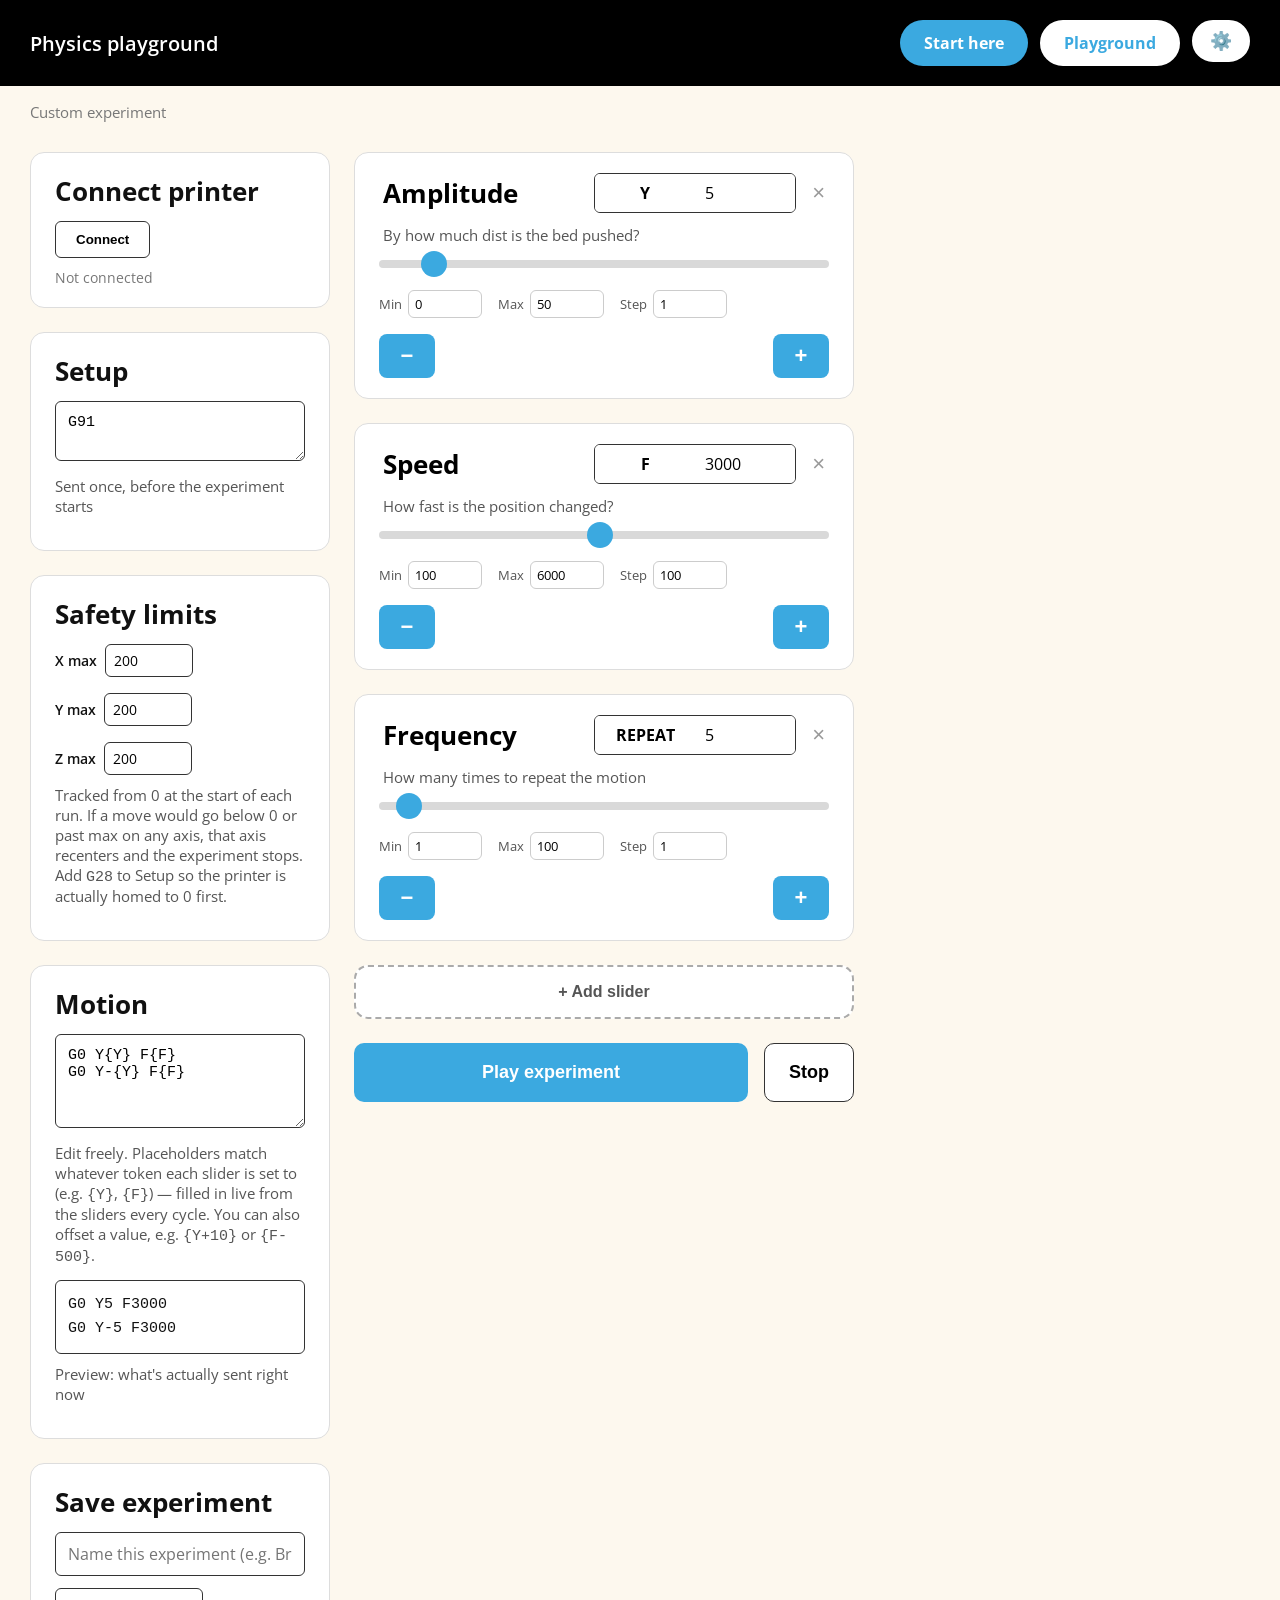
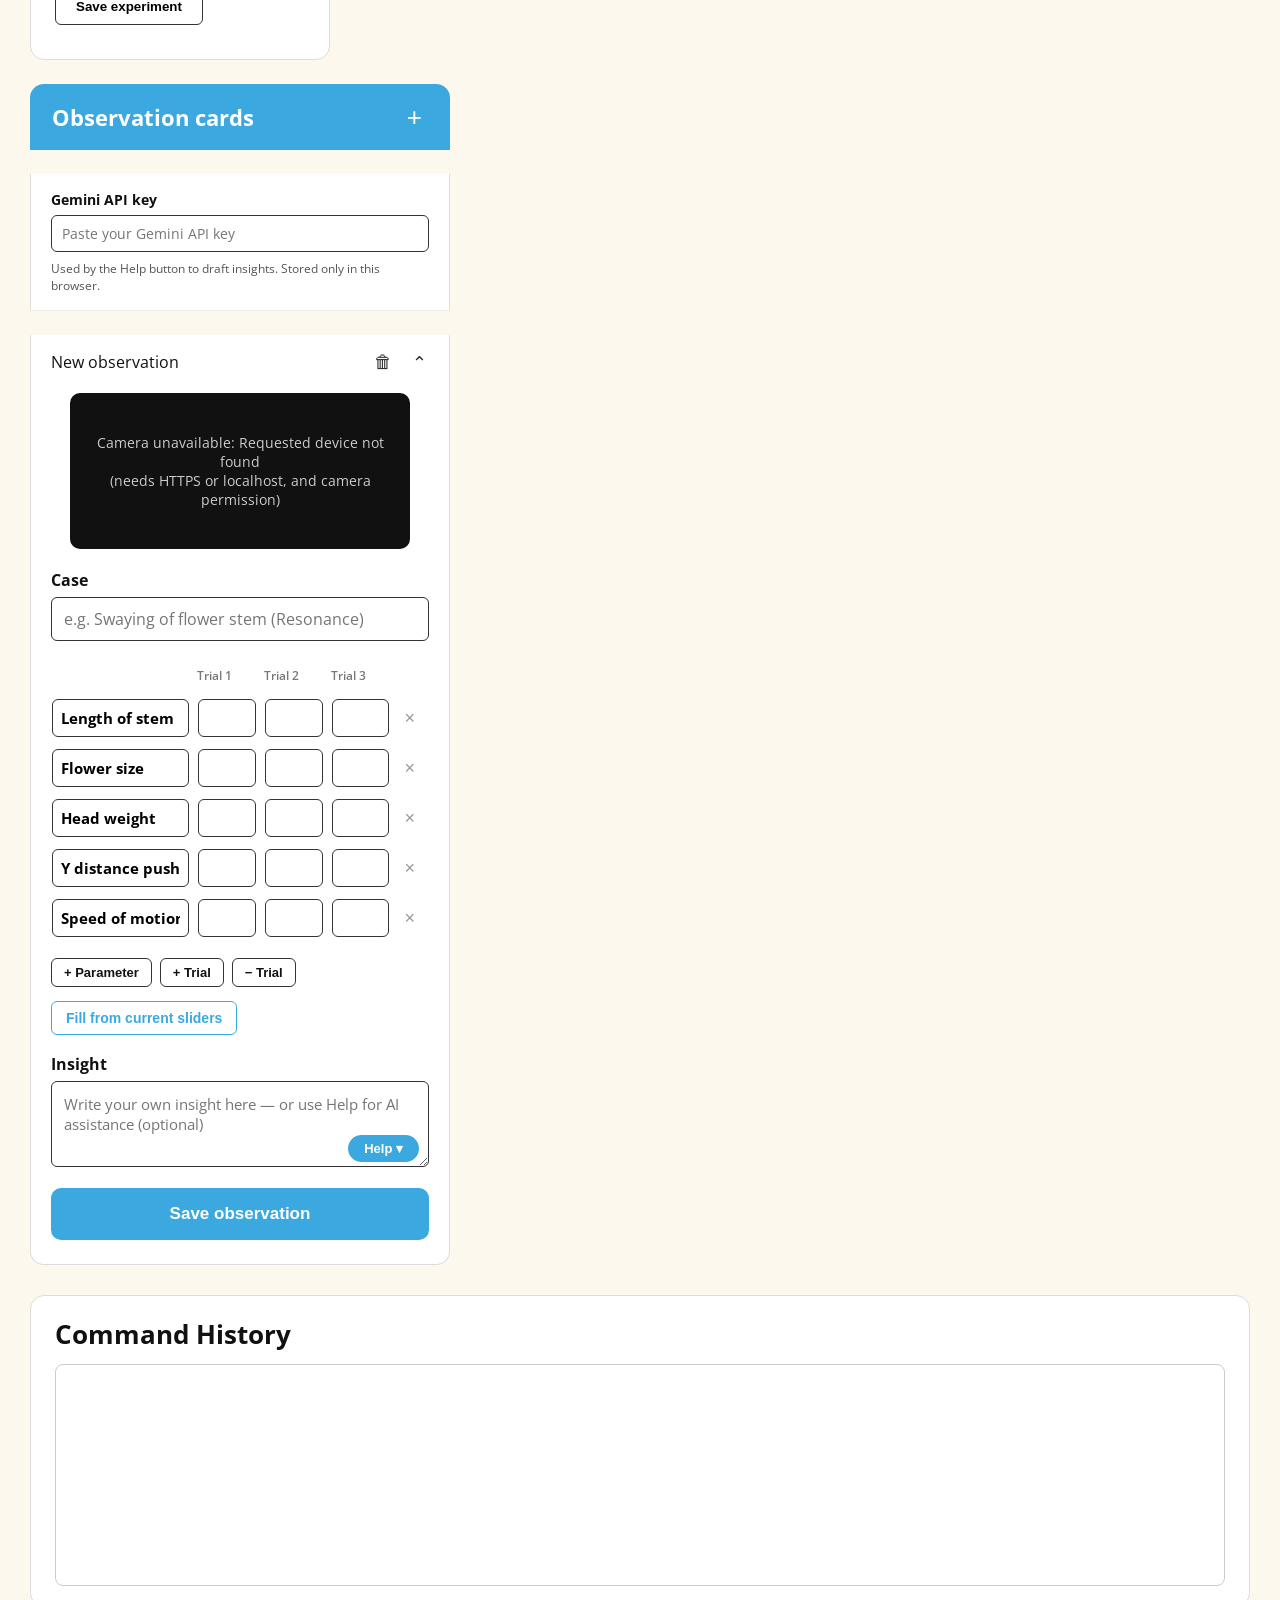
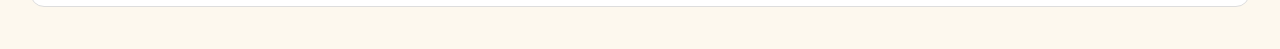
<file: playground (1).html>
<!DOCTYPE html>
<html lang="en">
<head>
    <meta charset="utf-8" />
    <link rel="stylesheet" href="style.css">
    <link rel="preconnect" href="https://fonts.googleapis.com">
    <link rel="preconnect" href="https://fonts.gstatic.com" crossorigin>
    <link href="https://fonts.googleapis.com/css2?family=Open+Sans:wght@300;400;500;600;700&display=swap" rel="stylesheet">
    <title>Physics Playground</title>
    <script>
        // apply saved theme before first paint, so there's no flash of default colors
        (function(){
            try{
                var t = JSON.parse(localStorage.getItem("physicsPlaygroundTheme"));
                if(t){
                    document.documentElement.style.setProperty("--header-color", t.header);
                    document.documentElement.style.setProperty("--accent-color", t.accent);
                }
            }catch(e){}
        })();
    </script>
</head>
<body>

    <header class="topbar">
        <span class="topbar-title">Physics playground</span>
        <nav class="topnav">
            <a href="index.html" class="nav-pill nav-pill-filled">Start here</a>
            <a href="playground.html" class="nav-pill nav-pill-outline">Playground</a>
        </nav>
    </header>

    <div id="templateLabel" class="template-label"></div>

    <div class="grid">

        <!-- LEFT COLUMN -->
        <div class="col left-col">

            <div class="panel">
                <h2>Connect printer</h2>
                <button id="connectButton" class="outline-btn">Connect</button>
                <div id="connectStatus" class="status">Not connected</div>
            </div>

            <div class="panel">
                <h2>Setup</h2>
                <textarea id="setupInput" class="code-box" rows="2">G91</textarea>
                <div class="hint">Sent once, before the experiment starts</div>
            </div>

            <div class="panel">
                <h2>Safety limits</h2>
                <div class="limits-row">
                    <label>X max <input type="number" id="limitX" value="200"></label>
                    <label>Y max <input type="number" id="limitY" value="200"></label>
                    <label>Z max <input type="number" id="limitZ" value="200"></label>
                </div>
                <div class="hint">Tracked from 0 at the start of each run. If a move would go below 0 or past max on any axis, that axis recenters and the experiment stops. Add <code>G28</code> to Setup so the printer is actually homed to 0 first.</div>
            </div>

            <div class="panel">
                <h2>Motion</h2>
                <textarea id="motionInput" class="code-box" rows="4">G0 Y{Y} F{F}
G0 Y-{Y} F{F}</textarea>
                <div class="hint">Edit freely. Placeholders match whatever token each slider is set to (e.g. <code>{Y}</code>, <code>{F}</code>) — filled in live from the sliders every cycle. You can also offset a value, e.g. <code>{Y+10}</code> or <code>{F-500}</code>.</div>
                <div id="motionPreview" class="code-box motion-preview"></div>
                <div class="hint">Preview: what's actually sent right now</div>
            </div>

            <div class="panel">
                <h2>Save experiment</h2>
                <input type="text" id="experimentNameInput" class="case-input" placeholder="Name this experiment (e.g. Bridge sway test)">
                <button type="button" id="saveExperimentBtn" class="outline-btn" style="margin-top:12px;">Save experiment</button>
                <div id="saveExperimentStatus" class="hint"></div>
            </div>

        </div>

        <!-- RIGHT COLUMN -->
        <div class="col right-col">

            <div id="slidersContainer"></div>

            <button id="addSliderButton" type="button" class="add-slider-btn">+ Add slider</button>

            <div class="play-row">
                <button id="playButton" class="play-btn">Play experiment</button>
                <button id="stopButton" class="stop-btn">Stop</button>
            </div>

        </div>

        <!-- OBSERVATION COLUMN -->
        <div class="col obs-col">
            <div class="obs-header">
                <h2>Observation cards</h2>
                <button id="addCardButton" class="add-card-btn" title="Add new card">+</button>
            </div>
            <div class="ai-settings">
                <label for="geminiKey">Gemini API key</label>
                <input type="password" id="geminiKey" placeholder="Paste your Gemini API key">
                <div class="hint">Used by the Help button to draft insights. Stored only in this browser.</div>
            </div>
            <div id="cardsContainer"></div>
        </div>

    </div>

    <div class="panel console-panel">
        <h2>Command History</h2>
        <div id="console"></div>
    </div>

    <script src="theme.js"></script>
    <script src="sketch.js?v=16"></script>
    <script src="observation.js?v=14"></script>
</body>
</html>
</file>
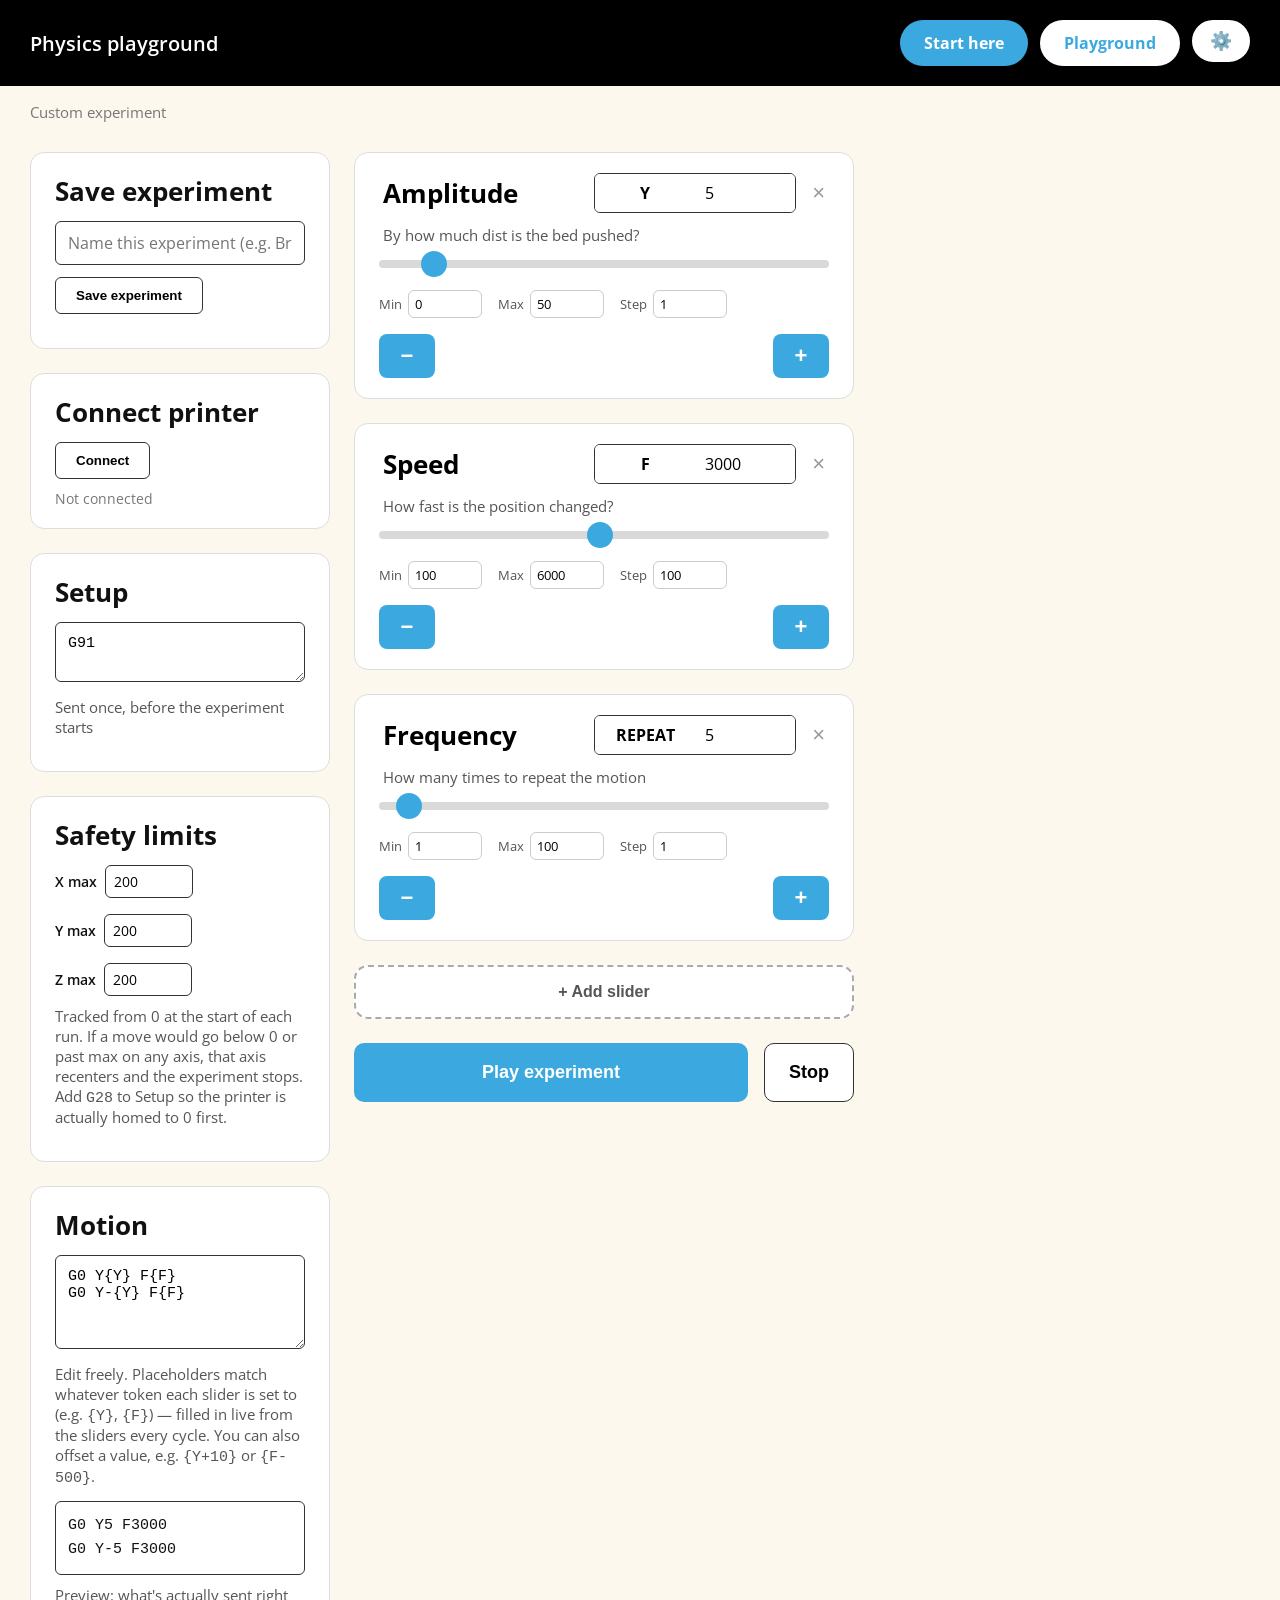
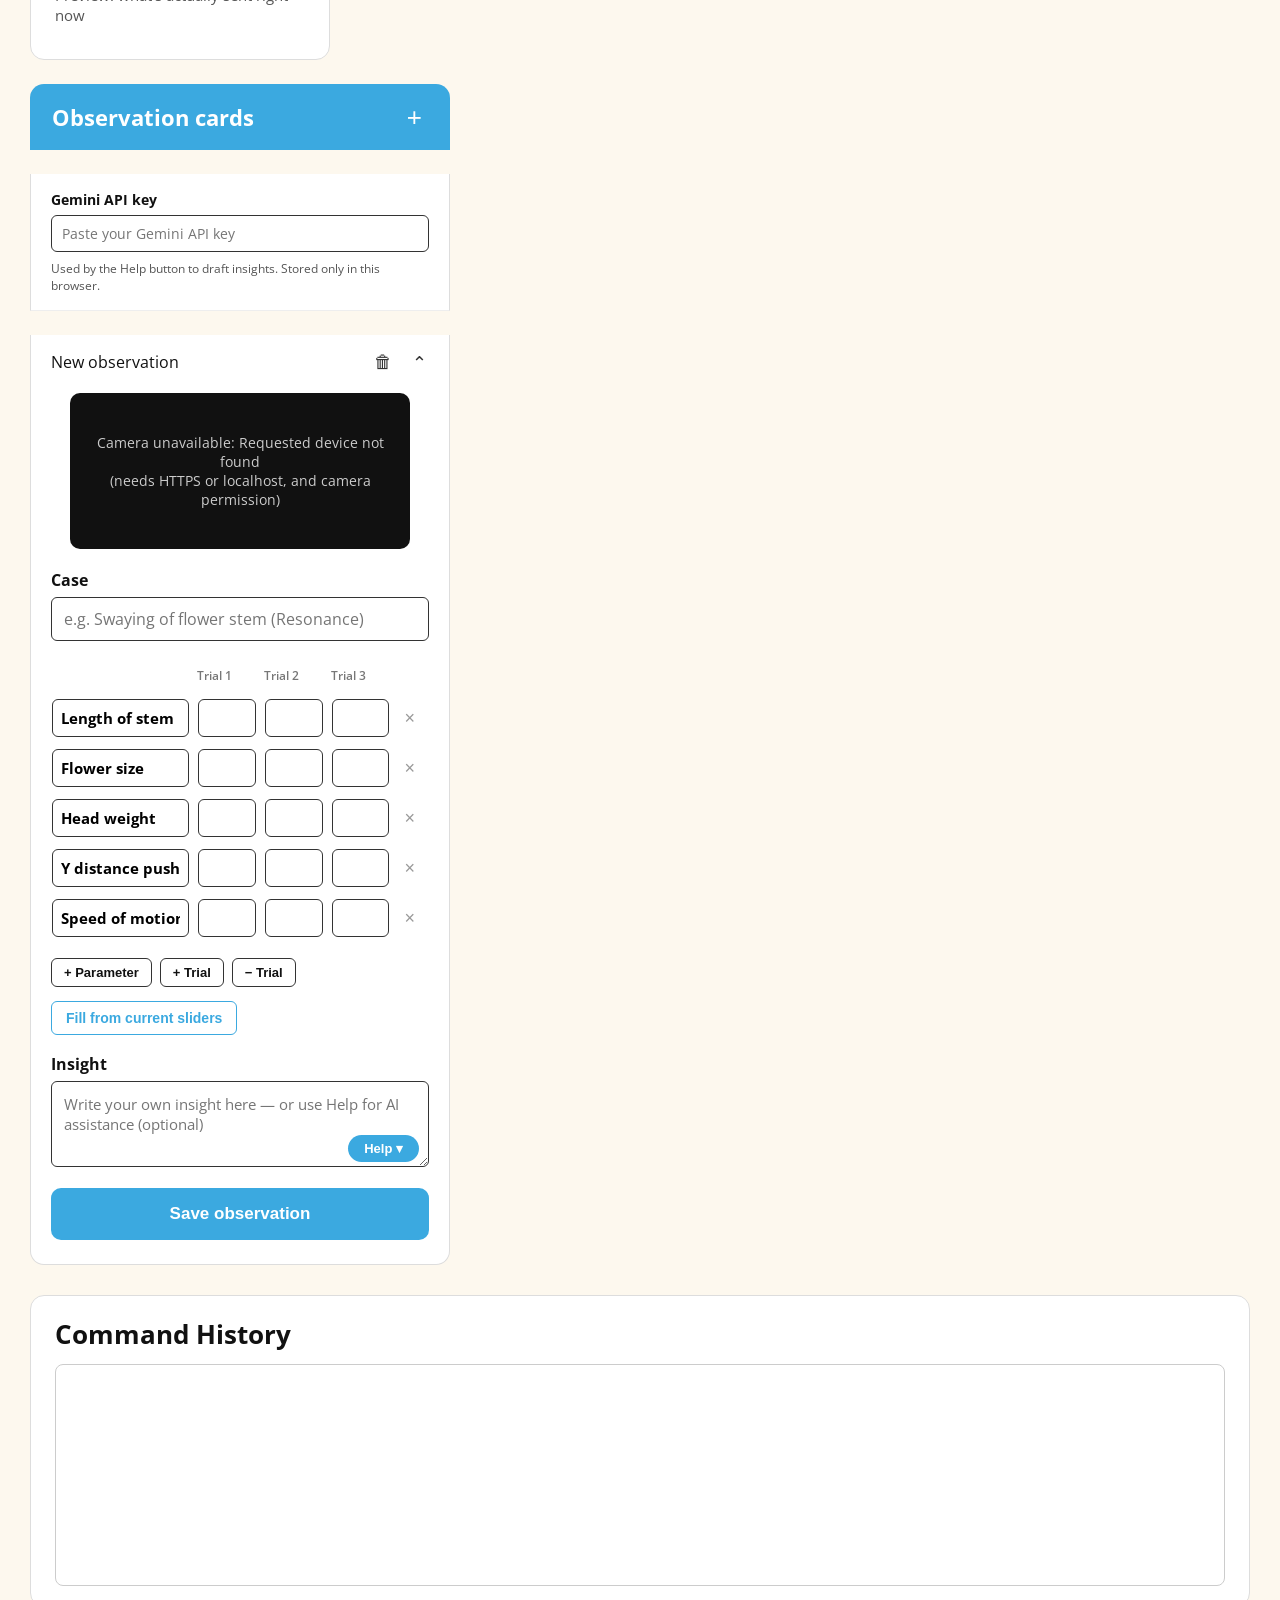
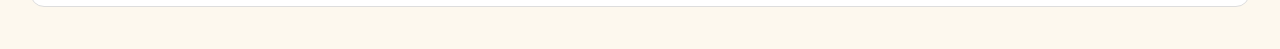
<file: playground.html>
<!DOCTYPE html>
<html lang="en">
<head>
    <meta charset="utf-8" />
    <link rel="stylesheet" href="style.css">
    <link rel="preconnect" href="https://fonts.googleapis.com">
    <link rel="preconnect" href="https://fonts.gstatic.com" crossorigin>
    <link href="https://fonts.googleapis.com/css2?family=Open+Sans:wght@300;400;500;600;700&display=swap" rel="stylesheet">
    <title>Physics Playground</title>
    <script>
        // apply saved theme before first paint, so there's no flash of default colors
        (function(){
            try{
                var t = JSON.parse(localStorage.getItem("physicsPlaygroundTheme"));
                if(t){
                    document.documentElement.style.setProperty("--header-color", t.header);
                    document.documentElement.style.setProperty("--accent-color", t.accent);
                }
            }catch(e){}
        })();
    </script>
</head>
<body>

    <header class="topbar">
        <span class="topbar-title">Physics playground</span>
        <nav class="topnav">
            <a href="index.html" class="nav-pill nav-pill-filled">Start here</a>
            <a href="playground.html" class="nav-pill nav-pill-outline">Playground</a>
        </nav>
    </header>

    <div id="templateLabel" class="template-label"></div>

    <div class="grid">

        <!-- LEFT COLUMN -->
        <div class="col left-col">

            <div class="panel">
                <h2>Save experiment</h2>
                <input type="text" id="experimentNameInput" class="case-input" placeholder="Name this experiment (e.g. Bridge sway test)">
                <button type="button" id="saveExperimentBtn" class="outline-btn" style="margin-top:12px;">Save experiment</button>
                <div class="saved-experiment-display" id="savedExperimentDisplay" style="display:none;">
                </div>
                <div id="saveExperimentStatus" class="hint"></div>
            </div>

            <div class="panel">
                <h2>Connect printer</h2>
                <button id="connectButton" class="outline-btn">Connect</button>
                <div id="connectStatus" class="status">Not connected</div>
            </div>

            <div class="panel">
                <h2>Setup</h2>
                <textarea id="setupInput" class="code-box" rows="2">G91</textarea>
                <div class="hint">Sent once, before the experiment starts</div>
            </div>

            <div class="panel">
                <h2>Safety limits</h2>
                <div class="limits-row">
                    <label>X max <input type="number" id="limitX" value="200"></label>
                    <label>Y max <input type="number" id="limitY" value="200"></label>
                    <label>Z max <input type="number" id="limitZ" value="200"></label>
                </div>
                <div class="hint">Tracked from 0 at the start of each run. If a move would go below 0 or past max on any axis, that axis recenters and the experiment stops. Add <code>G28</code> to Setup so the printer is actually homed to 0 first.</div>
            </div>

            <div class="panel">
                <h2>Motion</h2>
                <textarea id="motionInput" class="code-box" rows="4">G0 Y{Y} F{F}
G0 Y-{Y} F{F}</textarea>
                <div class="hint">Edit freely. Placeholders match whatever token each slider is set to (e.g. <code>{Y}</code>, <code>{F}</code>) — filled in live from the sliders every cycle. You can also offset a value, e.g. <code>{Y+10}</code> or <code>{F-500}</code>.</div>
                <div id="motionPreview" class="code-box motion-preview"></div>
                <div class="hint">Preview: what's actually sent right now</div>
            </div>

        </div>

        <!-- RIGHT COLUMN -->
        <div class="col right-col">

            <div id="slidersContainer"></div>

            <button id="addSliderButton" type="button" class="add-slider-btn">+ Add slider</button>

            <div class="play-row">
                <button id="playButton" class="play-btn">Play experiment</button>
                <button id="stopButton" class="stop-btn">Stop</button>
            </div>

        </div>

        <!-- OBSERVATION COLUMN -->
        <div class="col obs-col">
            <div class="obs-header">
                <h2>Observation cards</h2>
                <button id="addCardButton" class="add-card-btn" title="Add new card">+</button>
            </div>
            <div class="ai-settings">
                <label for="geminiKey">Gemini API key</label>
                <input type="password" id="geminiKey" placeholder="Paste your Gemini API key">
                <div class="hint">Used by the Help button to draft insights. Stored only in this browser.</div>
            </div>
            <div id="cardsContainer"></div>
        </div>

    </div>

    <div class="panel console-panel">
        <h2>Command History</h2>
        <div id="console"></div>
    </div>

    <script src="theme.js"></script>
    <script src="sketch.js?v=17"></script>
    <script src="observation.js?v=14"></script>
</body>
</html>
</file>
<file: style.css>
:root {
    --header-color: #000000;
    --accent-color: #3ba9e0;
}

html, body {
    margin: 0;
    padding: 0;
}

body {
    font-family: "Open Sans", sans-serif;
    background: #fdf8ee;
    color: #111;
}

.topbar {
    background: var(--header-color);
    color: #fff;
    padding: 20px 30px;
    font-size: 20px;
    font-weight: 600;
    display: flex;
    align-items: center;
    justify-content: space-between;
    flex-wrap: wrap;
    gap: 16px;
}

.topnav {
    display: flex;
    gap: 12px;
}

.nav-pill {
    display: inline-block;
    padding: 10px 22px;
    border-radius: 30px;
    font-size: 16px;
    font-weight: 700;
    text-decoration: none;
    cursor: pointer;
    border: 2px solid transparent;
}

.nav-pill-outline {
    background: #fff;
    color: var(--accent-color);
    border-color: #fff;
}

.nav-pill-outline:hover {
    background: #f0f0f0;
}

.nav-pill-filled {
    background: var(--accent-color);
    color: #fff;
}

.nav-pill-filled:hover {
    filter: brightness(0.9);
}

.template-label {
    padding: 16px 30px 0 30px;
    font-size: 15px;
    color: #777;
}

.template-label:empty {
    display: none;
}

.settings-dropdown {
    position: relative;
}

.settings-btn {
    background: #fff;
    color: #111;
    border: 2px solid #fff;
    font-size: 18px;
    padding: 8px 16px;
}

.settings-btn:hover {
    background: #f0f0f0;
}

.settings-menu {
    display: none;
    position: absolute;
    top: calc(100% + 8px);
    right: 0;
    background: #fff;
    border: 1px solid #ddd;
    border-radius: 10px;
    padding: 16px;
    box-shadow: 0 6px 18px rgba(0,0,0,0.15);
    z-index: 20;
    min-width: 200px;
}

.settings-menu.open {
    display: block;
}

.settings-menu-label {
    font-weight: 700;
    font-size: 13px;
    color: #555;
    margin-bottom: 12px;
}

.theme-swatch-row {
    display: flex;
    gap: 10px;
}

.theme-swatch {
    border: 2px solid #ddd;
    border-radius: 8px;
    overflow: hidden;
    display: flex;
    width: 48px;
    height: 34px;
    padding: 0;
    cursor: pointer;
}

.theme-swatch:hover {
    border-color: #999;
}

.swatch-half {
    flex: 1;
}

.topbar-title {
    white-space: nowrap;
}

.page-heading {
    color: #000;
    font-size:28px;
    font-weight: 600;
    padding: 40px 40px 10px 40px;
    margin: 0;
}

.template-grid {
    display: flex;
    gap: 30px;
    padding: 30px 40px 60px 40px;
    flex-wrap: wrap;
    align-items: stretch;
}

.template-card {
    background: #fff;
    border: 1px solid #ddd;
    border-radius: 16px;
    padding: 30px;
    width: 340px;
    display: flex;
    flex-direction: column;
    position: relative;
}

.delete-experiment-btn {
    position: absolute;
    top: 16px;
    right: 16px;
    background: none;
    border: none;
    color: #999;
    font-size: 22px;
    cursor: pointer;
    line-height: 1;
    padding: 2px 6px;
}

.delete-experiment-btn:hover {
    color: #d33;
}

.template-art-placeholder {
    display: flex;
    align-items: center;
    justify-content: center;
}

.placeholder-icon {
    font-size: 48px;
}

.template-card h2 {
    margin: 0 0 8px 0;
    font-size: 26px;
    font-weight: 700;
}

.template-desc {
    color: #555;
    margin: 0 0 20px 0;
    font-size: 15px;
}

.template-art {
    background: #fafafa;
    border-radius: 10px;
    overflow: hidden;
    margin-bottom: 24px;
    aspect-ratio: 4 / 3;
}

.template-art svg,
.template-art img {
    width: 100%;
    height: 100%;
    display: block;
    object-fit: contain;
}

.template-play-btn {
    display: block;
    text-align: center;
    text-decoration: none;
    background: var(--accent-color);
    color: #fff;
    border-radius: 10px;
    padding: 16px;
    font-size: 17px;
    font-weight: 700;
    margin-top: auto;
}

.template-play-btn:hover {
    filter: brightness(0.9);
}

.template-card-blank {
    align-items: center;
    justify-content: center;
    text-align: center;
    min-height: 260px;
}

.template-card-blank h2 {
    font-size: 22px;
}

.template-blank-plus {
    display: flex;
    align-items: center;
    justify-content: center;
    text-decoration: none;
    color: #111;
    font-size: 56px;
    font-weight: 700;
    width: 80px;
    height: 80px;
    margin-top: 30px;
}

.template-blank-plus:hover {
    color: #3ba9e0;
}

.grid {
    display: flex;
    gap: 24px;
    padding: 30px;
    align-items: flex-start;
    flex-wrap: wrap;
}

.col {
    display: flex;
    flex-direction: column;
    gap: 24px;
}

#slidersContainer {
    display: flex;
    flex-direction: column;
    gap: 24px;
}

.left-col {
    width: 300px;
}

.right-col {
    width: 500px;
}

.panel {
    border: 1px solid #ddd;
    border-radius: 14px;
    padding: 20px 24px;
    background: #fff;
}

.panel h2 {
    margin: 0 0 12px 0;
    font-size: 26px;
    font-weight: 700;
}

.panel-header {
    display: flex;
    align-items: center;
    justify-content: space-between;
    gap: 12px;
}

.panel-header h2 {
    margin: 0;
}

.slider-title-input {
    border: none;
    background: transparent;
    font-size: 26px;
    font-weight: 700;
    font-family: inherit;
    flex: 1;
    min-width: 0;
    padding: 2px 4px;
    border-radius: 6px;
}

.slider-title-input:focus {
    outline: 2px solid var(--accent-color);
    background: #fff;
}

.slider-token-input {
    background: #fff;
    border: none;
    border-right: 1px solid #333;
    padding: 8px 10px;
    font-weight: 700;
    width: 44px;
    text-align: center;
    font-family: inherit;
    font-size: 16px;
}

.slider-token-input:focus {
    outline: 2px solid var(--accent-color);
}

.delete-slider-btn {
    background: none;
    border: none;
    color: #999;
    font-size: 22px;
    cursor: pointer;
    padding: 0 4px;
    line-height: 1;
    flex-shrink: 0;
}

.delete-slider-btn:hover {
    color: #d33;
}

.slider-hint-input {
    display: block;
    width: 100%;
    box-sizing: border-box;
    border: none;
    background: transparent;
    color: #555;
    font-family: inherit;
    font-size: 15px;
    margin: 10px 0 4px 0;
    padding: 2px 4px;
    border-radius: 6px;
}

.slider-hint-input:focus {
    outline: 2px solid var(--accent-color);
    background: #fff;
}

.slider-minmax-row {
    display: flex;
    gap: 16px;
    margin: 4px 0 16px 0;
    font-size: 13px;
    color: #555;
}

.slider-minmax-row label {
    display: flex;
    align-items: center;
    gap: 6px;
}

.slider-minmax-row input {
    width: 60px;
    border: 1px solid #ccc;
    border-radius: 6px;
    padding: 4px 6px;
    font-family: inherit;
    font-size: 13px;
}

.add-slider-btn {
    width: 100%;
    background: #fff;
    border: 2px dashed #aaa;
    color: #555;
    border-radius: 14px;
    padding: 16px;
    font-size: 16px;
    font-weight: 600;
    cursor: pointer;
}

.add-slider-btn:hover {
    background: #f5f5f5;
    border-color: var(--accent-color);
    color: var(--accent-color);
}

.value-box {
    display: flex;
    align-items: stretch;
    border: 1px solid #333;
    border-radius: 6px;
    overflow: hidden;
}

.value-label {
    background: #fff;
    border-right: 1px solid #333;
    padding: 8px 12px;
    font-weight: 700;
    display: flex;
    align-items: center;
}

.value-box input {
    border: none;
    width: 80px;
    padding: 8px 10px;
    font-family: inherit;
    font-size: 16px;
}

.value-box input:focus {
    outline: 2px solid var(--accent-color);
}

.hint {
    color: #555;
    margin: 10px 0 14px 0;
    font-size: 15px;
}

.slider-range {
    -webkit-appearance: none;
    width: 100%;
    height: 8px;
    border-radius: 4px;
    background: #d9d9d9;
    outline: none;
    margin: 6px 0 18px 0;
}

.slider-range::-webkit-slider-thumb {
    -webkit-appearance: none;
    width: 26px;
    height: 26px;
    border-radius: 50%;
    background: var(--accent-color);
    cursor: pointer;
    border: none;
}

.slider-range::-moz-range-thumb {
    width: 26px;
    height: 26px;
    border-radius: 50%;
    background: var(--accent-color);
    cursor: pointer;
    border: none;
}

.slider-buttons {
    display: flex;
    justify-content: space-between;
}

.step-btn {
    background: var(--accent-color);
    color: #fff;
    border: none;
    border-radius: 8px;
    width: 56px;
    height: 44px;
    font-size: 22px;
    font-weight: 700;
    cursor: pointer;
}

.step-btn:hover {
    filter: brightness(0.9);
}

.outline-btn {
    background: #fff;
    border: 1px solid #333;
    border-radius: 6px;
    padding: 10px 20px;
    font-weight: 600;
    cursor: pointer;
}

.outline-btn:hover {
    background: #f0f0f0;
}

.status {
    margin-top: 10px;
    font-size: 14px;
    color: #777;
}

.limits-row {
    display: flex;
    gap: 16px;
    margin-bottom: 10px;
    flex-wrap: wrap;
}

.limits-row label {
    display: flex;
    align-items: center;
    gap: 8px;
    font-size: 14px;
    font-weight: 600;
}

.limits-row input {
    width: 70px;
    border: 1px solid #333;
    border-radius: 6px;
    padding: 6px 8px;
    font-family: inherit;
    font-size: 14px;
}

.saved-experiment-display {
    margin-top: 4px;
}

.saved-experiment-name {
    display: inline-block;
    font-size: 17px;
    font-weight: 700;
    padding: 4px 2px;
    border-bottom: 1px dashed #999;
    cursor: pointer;
}

.saved-experiment-name:hover {
    border-bottom-color: var(--accent-color);
}

.rename-input {
    font-size: 17px;
    font-weight: 700;
    font-family: inherit;
    border: 1px solid var(--accent-color);
    border-radius: 6px;
    padding: 4px 8px;
    width: 100%;
    box-sizing: border-box;
}

.code-box {
    width: 100%;
    box-sizing: border-box;
    border: 1px solid #333;
    border-radius: 6px;
    padding: 12px;
    font-family: monospace;
    font-size: 15px;
    background: #fff;
    resize: vertical;
    white-space: pre;
}

.motion-preview {
    white-space: pre-line;
    line-height: 1.6;
}

.play-row {
    display: flex;
    gap: 16px;
}

.play-btn {
    flex: 1;
    background: var(--accent-color);
    color: #fff;
    border: none;
    border-radius: 10px;
    padding: 18px 24px;
    font-size: 18px;
    font-weight: 700;
    cursor: pointer;
}

.play-btn:hover {
    filter: brightness(0.9);
}

.play-btn:disabled {
    background: #999;
    cursor: not-allowed;
}

.stop-btn {
    background: #fff;
    color: #000;
    border: 1px solid #333;
    border-radius: 10px;
    padding: 18px 24px;
    font-size: 18px;
    font-weight: 700;
    cursor: pointer;
}

.console-panel {
    margin: 0 30px 40px 30px;
}

#console {
    height: 200px;
    border: 1px solid #ccc;
    border-radius: 8px;
    padding: 10px;
    overflow-y: auto;
    background: #fff;
    font-family: monospace;
    font-size: 14px;
}

/* ---------------- Observation cards ---------------- */

.obs-col {
    width: 420px;
}

.obs-header {
    background: var(--accent-color);
    color: #fff;
    border-radius: 14px 14px 0 0;
    padding: 18px 22px;
    display: flex;
    align-items: center;
    justify-content: space-between;
}

.obs-header h2 {
    margin: 0;
    font-size: 22px;
    font-weight: 700;
}

.add-card-btn {
    background: transparent;
    border: none;
    color: #fff;
    font-size: 26px;
    line-height: 1;
    cursor: pointer;
    padding: 0 6px;
}

.add-card-btn:hover {
    opacity: 0.8;
}

.ai-settings {
    background: #fff;
    border-left: 1px solid #ddd;
    border-right: 1px solid #ddd;
    border-bottom: 1px solid #eee;
    padding: 16px 20px;
}

.ai-settings label {
    display: block;
    font-weight: 700;
    font-size: 14px;
    margin-bottom: 6px;
}

.ai-settings input {
    width: 100%;
    box-sizing: border-box;
    border: 1px solid #333;
    border-radius: 6px;
    padding: 8px 10px;
    font-family: inherit;
    font-size: 14px;
}

.ai-settings .hint {
    font-size: 12px;
    margin: 8px 0 0 0;
}

#cardsContainer {
    border: 1px solid #ddd;
    border-top: none;
    border-radius: 0 0 14px 14px;
    background: #fff;
    overflow: hidden;
}

.obs-card {
    border-bottom: 1px solid #eee;
}

.obs-card:last-child {
    border-bottom: none;
}

.obs-card-header {
    display: flex;
    align-items: center;
    justify-content: space-between;
    gap: 12px;
    padding: 16px 20px;
    cursor: pointer;
}

.obs-card-title {
    font-size: 16px;
    color: #111;
    overflow: hidden;
    text-overflow: ellipsis;
    white-space: nowrap;
    flex: 1;
}

.obs-card-actions {
    display: flex;
    align-items: center;
    gap: 16px;
    flex-shrink: 0;
}

.delete-btn,
.toggle-btn {
    background: none;
    border: none;
    cursor: pointer;
    font-size: 18px;
    color: #333;
    padding: 2px;
    line-height: 1;
}

.delete-btn:hover {
    color: #d33;
}

.toggle-btn {
    transition: transform 0.15s ease;
    display: inline-block;
}

.obs-card:not(.collapsed) .toggle-btn {
    transform: rotate(180deg);
}

.obs-card-body {
    padding: 4px 20px 24px 20px;
}

.obs-card.collapsed .obs-card-body {
    display: none;
}

.obs-card.saved {
    background: #fafffa;
}

.obs-video-wrap {
    position: relative;
    width: 100%;
    max-width: 340px;
    margin: 0 auto 20px auto;
    background: #111;
    border-radius: 10px;
    overflow: hidden;
}

.obs-video {
    width: 100%;
    display: block;
    aspect-ratio: 3 / 4;
    object-fit: cover;
    background: #111;
}

.record-btn {
    position: absolute;
    bottom: 14px;
    left: 50%;
    transform: translateX(-50%);
    width: 46px;
    height: 46px;
    border-radius: 50%;
    background: #d33;
    border: 3px solid #fff;
    cursor: pointer;
}

.record-btn.recording {
    background: #d33;
    animation: pulse 1s infinite;
}

@keyframes pulse {
    0%   { box-shadow: 0 0 0 0 rgba(221,51,51,0.6); }
    70%  { box-shadow: 0 0 0 12px rgba(221,51,51,0); }
    100% { box-shadow: 0 0 0 0 rgba(221,51,51,0); }
}

.record-timer {
    position: absolute;
    top: 10px;
    right: 12px;
    background: rgba(0,0,0,0.6);
    color: #fff;
    padding: 2px 8px;
    border-radius: 6px;
    font-family: monospace;
    font-size: 13px;
}

.camera-error {
    color: #ccc;
    text-align: center;
    padding: 40px 12px;
    font-size: 14px;
}

.obs-field {
    margin-bottom: 16px;
}

.obs-field label {
    display: block;
    font-weight: 700;
    margin-bottom: 6px;
}

.case-input {
    width: 100%;
    box-sizing: border-box;
    border: 1px solid #333;
    border-radius: 6px;
    padding: 10px 12px;
    font-family: inherit;
    font-size: 16px;
}

.obs-table {
    width: 100%;
    border-collapse: separate;
    border-spacing: 0 10px;
    margin-bottom: 10px;
}

.obs-thead-row th {
    text-align: left;
    font-size: 12px;
    color: #777;
    font-weight: 600;
    padding: 0 8px 4px 0;
}

.obs-table td {
    padding-right: 8px;
    vertical-align: middle;
}

.obs-table input {
    width: 100%;
    box-sizing: border-box;
    border: 1px solid #333;
    border-radius: 6px;
    padding: 8px;
    font-family: inherit;
    font-size: 15px;
}

.param-label {
    font-weight: 700;
    min-width: 120px;
}

.remove-row-btn {
    background: none;
    border: none;
    color: #999;
    font-size: 18px;
    cursor: pointer;
    padding: 4px 6px;
    line-height: 1;
}

.remove-row-btn:hover {
    color: #d33;
}

.obs-table-controls {
    display: flex;
    gap: 8px;
    margin-bottom: 14px;
    flex-wrap: wrap;
}

.add-row-btn,
.add-col-btn,
.remove-col-btn {
    background: #fff;
    border: 1px solid #333;
    color: #111;
    border-radius: 6px;
    padding: 6px 12px;
    font-size: 13px;
    font-weight: 600;
    cursor: pointer;
}

.add-row-btn:hover,
.add-col-btn:hover,
.remove-col-btn:hover {
    background: #f0f0f0;
}

.fill-btn {
    background: #fff;
    border: 1px solid var(--accent-color);
    color: var(--accent-color);
    border-radius: 6px;
    padding: 8px 14px;
    font-size: 14px;
    font-weight: 600;
    cursor: pointer;
    margin-bottom: 18px;
}

.fill-btn:hover {
    background: color-mix(in srgb, var(--accent-color) 12%, white);
}

.insight-wrap {
    position: relative;
}

.insight-input {
    width: 100%;
    box-sizing: border-box;
    border: 1px solid #333;
    border-radius: 6px;
    padding: 12px;
    font-family: inherit;
    font-size: 15px;
    resize: vertical;
}

.help-dropdown {
    position: absolute;
    bottom: 10px;
    right: 10px;
}

.help-btn {
    background: var(--accent-color);
    color: #fff;
    border: none;
    border-radius: 20px;
    padding: 6px 16px;
    font-size: 13px;
    font-weight: 700;
    cursor: pointer;
}

.help-btn:hover {
    filter: brightness(0.9);
}

.help-btn:disabled {
    background: #9ecde6;
    cursor: default;
}

.help-menu {
    display: none;
    flex-direction: column;
    position: absolute;
    bottom: calc(100% + 8px);
    right: 0;
    background: #fff;
    border: 1px solid #ddd;
    border-radius: 10px;
    box-shadow: 0 6px 18px rgba(0,0,0,0.15);
    min-width: 200px;
    overflow: hidden;
    z-index: 10;
}

.help-menu.open {
    display: flex;
}

.help-menu-item {
    background: #fff;
    border: none;
    text-align: left;
    padding: 10px 14px;
    font-size: 14px;
    font-family: inherit;
    cursor: pointer;
}

.help-menu-item:hover {
    background: #eaf7ff;
}

.save-obs-btn {
    display: block;
    width: 100%;
    background: var(--accent-color);
    color: #fff;
    border: none;
    border-radius: 10px;
    padding: 16px;
    font-size: 17px;
    font-weight: 700;
    cursor: pointer;
}

.save-obs-btn:disabled {
    background: #2e7d32;
    cursor: default;
}

.download-link {
    display: inline-block;
    margin-top: 14px;
    color: var(--accent-color);
    font-weight: 600;
    text-decoration: none;
}

.download-link:hover {
    text-decoration: underline;
}

.upload-drive-btn {
    display: block;
    width: 100%;
    background: #fff;
    border: 1px solid #333;
    color: #111;
    border-radius: 8px;
    padding: 10px 14px;
    font-size: 14px;
    font-weight: 600;
    cursor: pointer;
    margin-top: 10px;
}

.upload-drive-btn:hover {
    background: #f0f0f0;
}

.upload-drive-btn:disabled {
    background: #eee;
    color: #999;
    cursor: default;
}

[readonly] {
    background: #f6f6f6;
}
</file>
